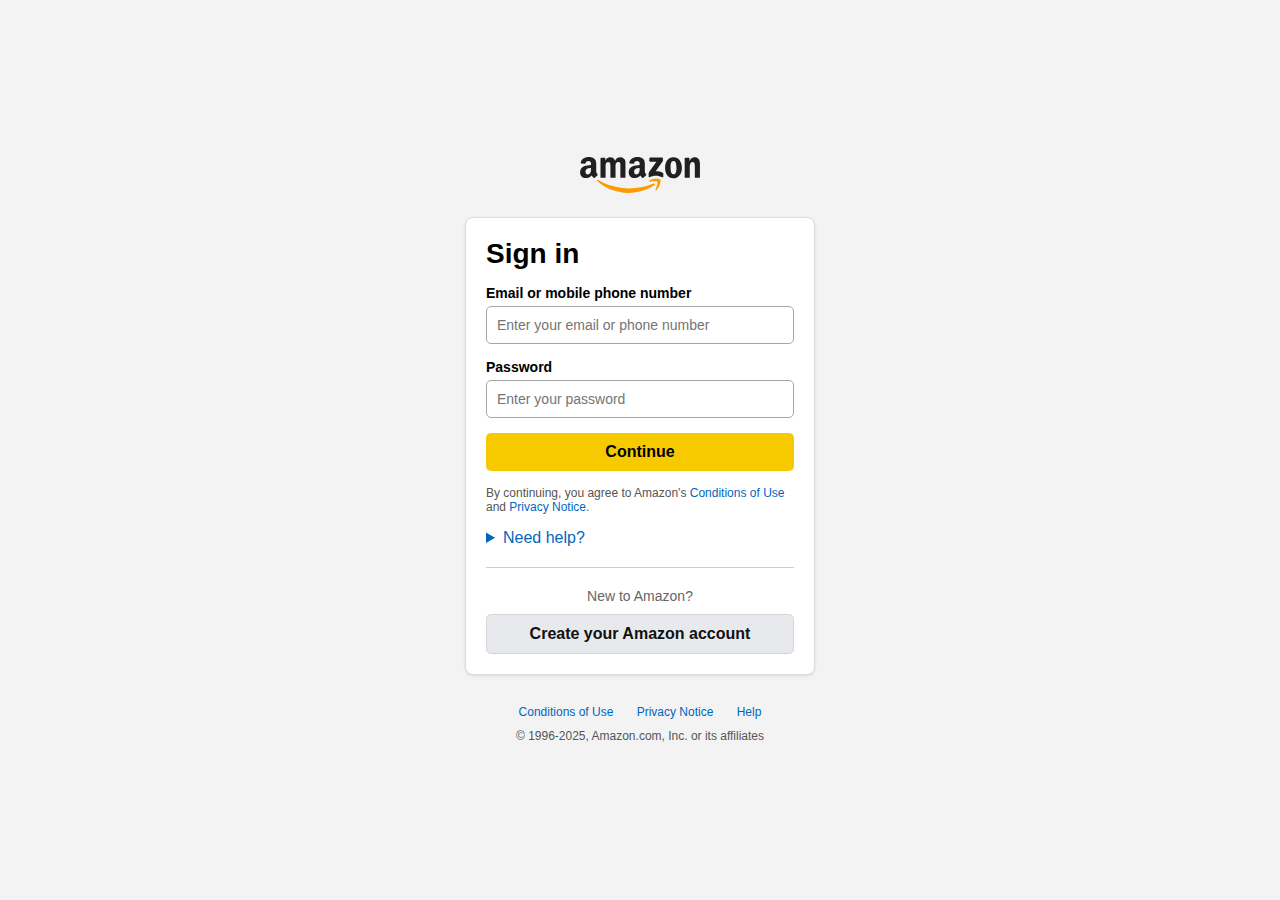
<file: Loginpage.html>
<!DOCTYPE html>
<html lang="en">
<head>
    <meta charset="UTF-8">
    <meta name="viewport" content="width=device-width, initial-scale=1.0">
    <title>Amazon Login Page</title>
    <link rel="stylesheet" href="Loginpage.css">
</head>
<body>
    <div class="container">
        <img src="Amazon_logo_svg.svg" alt="Amazon Logo" class="logo">
        
        <div class="login-box">
            <h2>Sign in</h2>
            <form id="loginForm" action="/LoginPage.js" method="POST" novalidate>
                <label for="email">Email or mobile phone number</label>
                <input type="text" id="email" name="email" placeholder="Enter your email or phone number" required>
                <span id="error-message" class="error-message" style="color: red; display: none;">
                    Please enter a valid email or phone number.
                </span>
                <script src="LoginPage.js" defer></script>


                <label for="password">Password</label>
                <input type="password" id="password" name="password" placeholder="Enter your password">
                <span id="password-error" style="color: red; display: none;">Password must contain:
                    <ul>
                        <li>At least 8 characters</li>
                        <li>At least one uppercase letter</li>
                        <li>At least one lowercase letter</li>
                        <li>At least one number</li>
                        <li>At least one special character (@$!%*?&)</li>
                    </ul>
                </span>

                

                <button type="submit" class="continue-btn">Continue</button>

                <p class="disclaimer">
                    By continuing, you agree to Amazon's <a href="#">Conditions of Use</a> and <a href="#">Privacy Notice</a>.
                </p>
                
                <div class="help-section">
                    <details>
                        <summary>Need help?</summary>
                        <a href="#">Forgot Password</a><br>
                        <a href="#">Other issues with Sign-In</a>
                    </details>
                </div>
            </form>

            <hr>

            <p class="new-text">New to Amazon?</p>
            <a href="Signuppage.html" class="create-account-btn">Create your Amazon account</a>
        </div>

        <footer>
            <a href="#">Conditions of Use</a>
            <a href="#">Privacy Notice</a>
            <a href="#">Help</a>
            <p>© 1996-2025, Amazon.com, Inc. or its affiliates</p>
        </footer>
    </div>
</body>
</html>
</file>
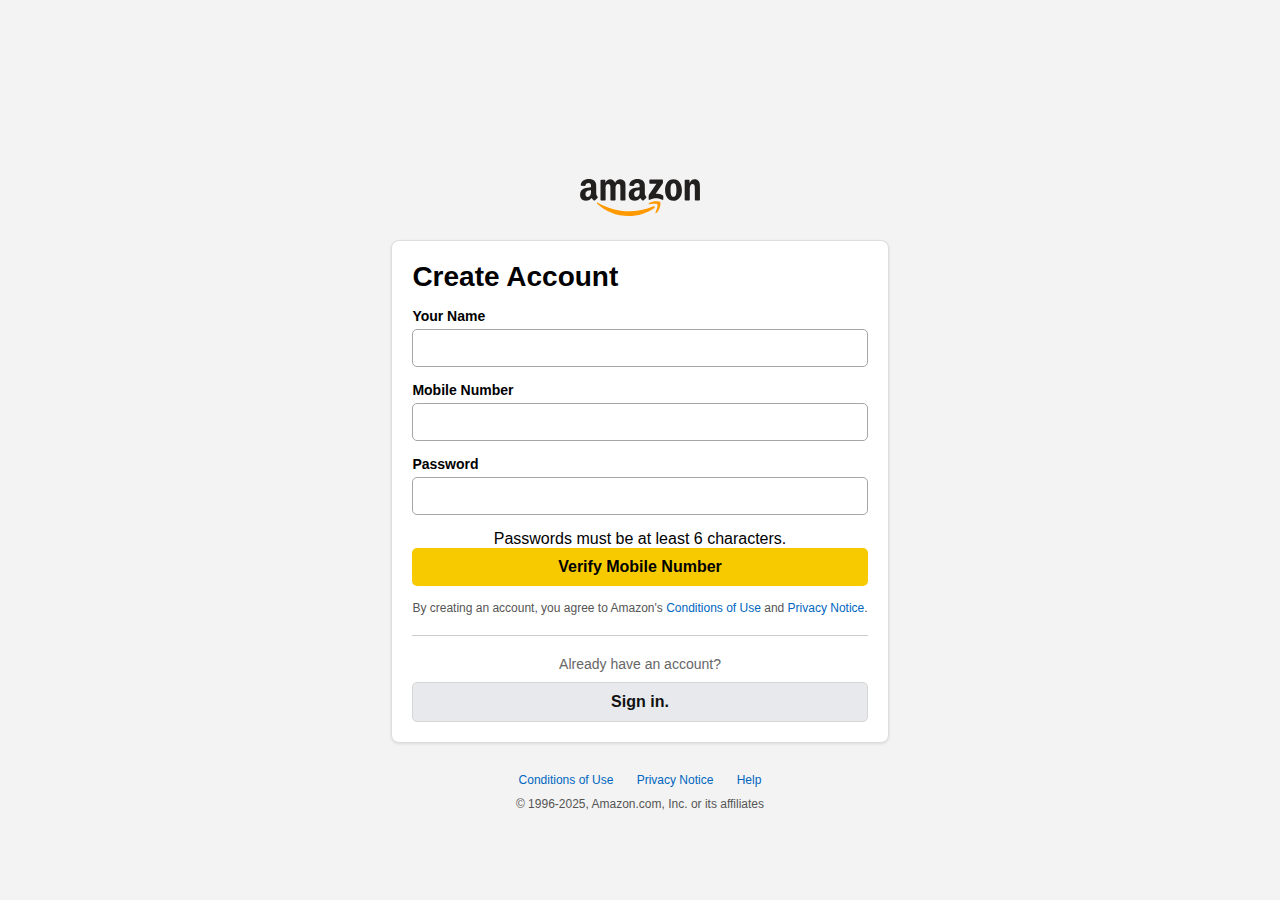
<file: Signuppage.html>
<!DOCTYPE html>
<html lang="en">
<head>
    <meta charset="UTF-8">
    <meta name="viewport" content="width=device-width, initial-scale=1.0">
    <title>Create Amazon Account - Signup Page</title>
    <link rel="stylesheet" href="Loginpage.css">
</head>
<body>
    <div class="container-signup-amazon-logo">
        <img src="Amazon_logo_svg.svg" alt="Amazon Logo" class="logo">
        
        <div class="login-box">
            <h2>Create Account</h2>
            <form action="thankyou.html" method="get">
                <label>Your Name</label>
                <input type="text" required>

                <label>Mobile Number</label>
                <input type="text" required>

                <label>Password</label>
                <input type="password" required minlength="6">
                <p class="info-text">Passwords must be at least 6 characters.</p>

                <button type="submit" class="continue-btn">Verify Mobile Number</button>

                <p class="disclaimer">
                    By creating an account, you agree to Amazon's <a href="#">Conditions of Use</a> and <a href="#">Privacy Notice</a>.
                </p>
            </form>

            <hr> 

            <p class="new-text">Already have an account?</p>
            <a href="Loginpage.html" class="create-account-btn">Sign in.</a>
        </div>

        <footer>
            <a href="#">Conditions of Use</a>
            <a href="#">Privacy Notice</a>
            <a href="#">Help</a>
            <p>© 1996-2025, Amazon.com, Inc. or its affiliates</p>
        </footer>
    </div>
</body>
</html>
</file>
<file: Loginpage.css>
/* General Reset */
* {
    margin: 0;
    padding: 0;
    box-sizing: border-box;
    font-family: Arial, sans-serif;
}

/* Body Styling */
body {
    display: flex;
    justify-content: center;
    align-items: center;
    height: 100vh;
    flex-direction: column;
    background: #f3f3f3;
}

/* Amazon Logo */
.logo {
    width: 120px;
    margin-bottom: 20px;
}

/* Main Container Styling */
.container {
    text-align: center;
    width: 100%;
    max-width: 350px;
}

/* Login Box Styling */
.login-box {
    background: white;
    border: 1px solid #ddd;
    padding: 20px;
    border-radius: 8px;
    box-shadow: 0 1px 3px rgba(0, 0, 0, 0.1);
}

/* Heading Styling */
h2 {
    font-size: 28px;
    margin-bottom: 15px;
    text-align: left;
}

/* Form Label Styling */
label {
    display: block;
    text-align: left;
    font-weight: bold;
    margin-bottom: 5px;
    font-size: 14px;
}

/* Input Field Styling */
input {
    width: 100%;
    padding: 10px;
    border: 1px solid #a6a6a6;
    border-radius: 5px;
    margin-bottom: 15px;
    outline: none;
    font-size: 14px;
}

/* Button Styling */
.continue-btn {
    width: 100%;
    padding: 10px;
    background: #f7ca00;
    border: none;
    border-radius: 5px;
    cursor: pointer;
    font-weight: bold;
    font-size: 16px;
    transition: background 0.3s;
}

.continue-btn:hover {
    background: #f3b800;
}

/* Disclaimer Styling */
.disclaimer {
    font-size: 12px;
    margin: 15px 0;
    text-align: left;
    color: #555;
}

.disclaimer a {
    color: #0066c0;
    text-decoration: none;
}

/* Help Section Styling */
.help-section {
    text-align: left;
    margin: 10px 0;
}

details {
    cursor: pointer;
    color: #0066c0;
}

details a {
    font-size: 14px;
    text-decoration: none;
    color: #0066c0;
}

/* Horizontal Line Styling */
hr {
    border: none;
    border-top: 1px solid #ccc;
    margin: 20px 0;
}

/* New Account Text Styling */
.new-text {
    font-size: 14px;
    color: #666;
}

/* Create Account Button Styling */
.create-account-btn {
    display: block;
    padding: 10px;
    border: 1px solid #d6d6d6;
    border-radius: 5px;
    background: #e7e9ec;
    text-align: center;
    text-decoration: none;
    color: #111;
    font-weight: bold;
    font-size: 16px;
    margin-top: 10px;
    transition: background 0.3s;
}

.create-account-btn:hover {
    background: #d6d8da;
}

/* Footer Styling */
footer {
    margin-top: 30px;
    font-size: 12px;
    color: #555;
    text-align: center;
}

footer a {
    text-decoration: none;
    color: #0066c0;
    margin: 0 10px;
}

footer p {
    margin-top: 10px;
}

/* sign-up page */
.container-signup-amazon-logo{
    text-align: center;
    padding-top:10vh;
}
</file>
